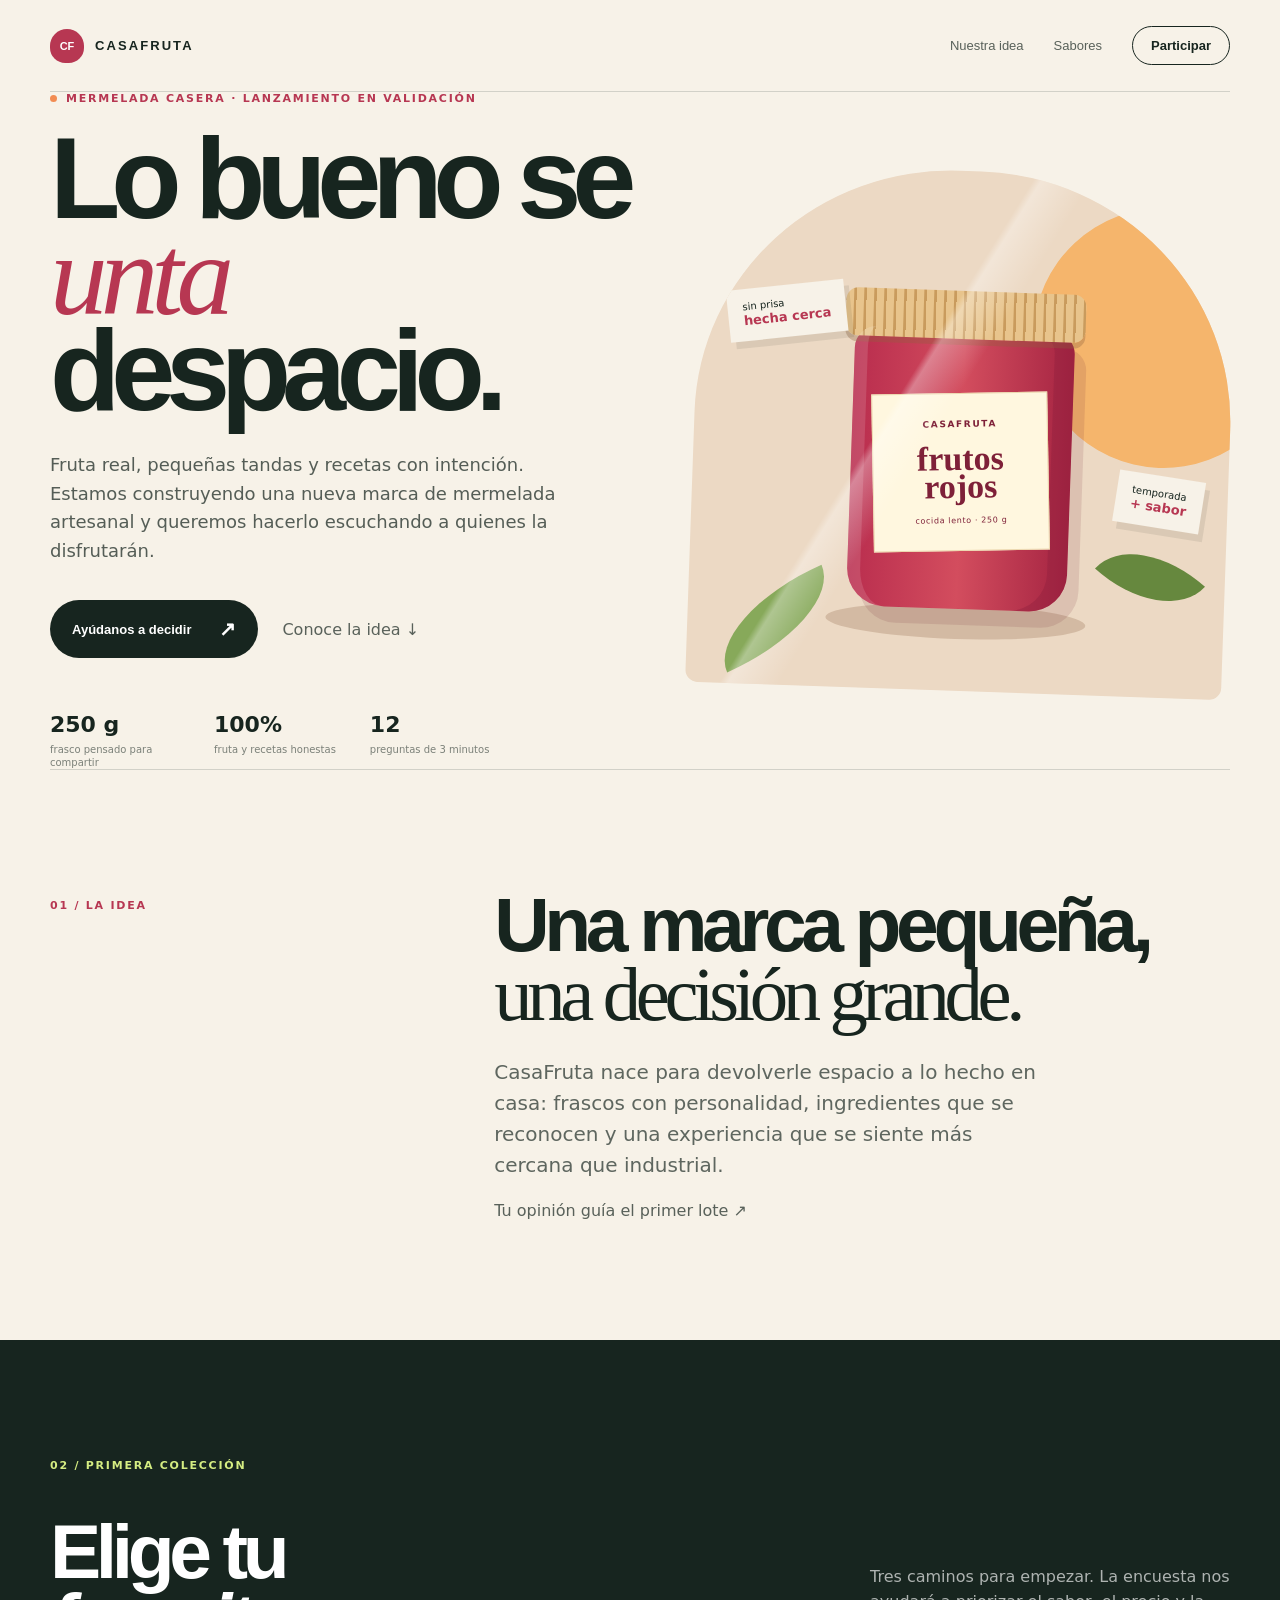
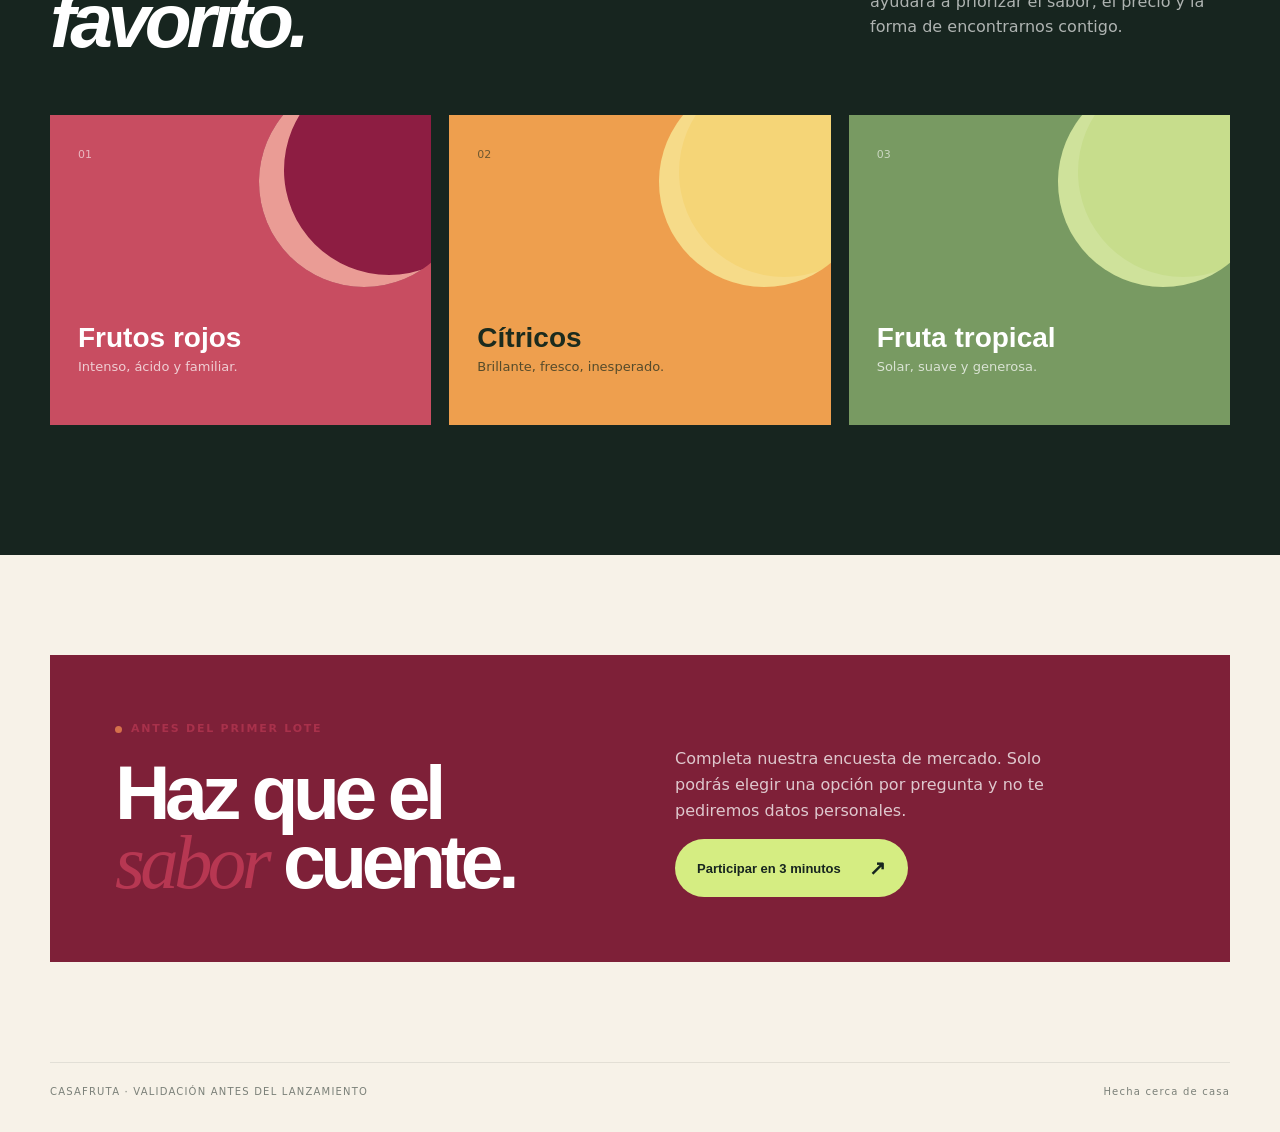
<file: index.html>
<!doctype html>
<html lang="es">
<head>
  <meta charset="utf-8">
  <meta name="viewport" content="width=device-width, initial-scale=1">
  <title>CasaFruta — Hecha cerca de casa</title>
  <meta name="description" content="CasaFruta: mermelada artesanal en pequeñas cantidades, con fruta real y sabor de temporada.">
  <link rel="stylesheet" href="styles.css">
</head>
<body class="landing">
  <header class="nav wrap">
    <a class="brand" href="/"><span class="brand-mark">CF</span><span>CASAFRUTA</span></a>
    <nav><a href="#historia">Nuestra idea</a><a href="#sabores">Sabores</a><a class="nav-cta" href="encuesta.html">Participar</a></nav>
  </header>

  <main>
    <section class="hero wrap">
      <div class="hero-copy">
        <p class="eyebrow"><span></span> Mermelada casera · lanzamiento en validación</p>
        <h1>Lo bueno se<br><em>unta</em> despacio.</h1>
        <p class="hero-lead">Fruta real, pequeñas tandas y recetas con intención. Estamos construyendo una nueva marca de mermelada artesanal y queremos hacerlo escuchando a quienes la disfrutarán.</p>
        <div class="hero-actions"><a class="button button-dark" href="encuesta.html">Ayúdanos a decidir <span>↗</span></a><a class="text-link" href="#historia">Conoce la idea ↓</a></div>
        <div class="proof-row"><div><strong>250 g</strong><span>frasco pensado para compartir</span></div><div><strong>100%</strong><span>fruta y recetas honestas</span></div><div><strong>12</strong><span>preguntas de 3 minutos</span></div></div>
      </div>
      <div class="jar-scene" aria-label="Ilustración de un frasco de mermelada artesanal">
        <div class="sun"></div><div class="leaf leaf-a"></div><div class="leaf leaf-b"></div>
        <div class="jar-shadow"></div><div class="jar"><div class="jar-lid"></div><div class="jar-label"><small>CASAFRUTA</small><b>frutos<br>rojos</b><span>cocida lento · 250 g</span></div><div class="jar-glass"></div></div>
        <div class="floating-note note-one">sin prisa<br><b>hecha cerca</b></div><div class="floating-note note-two">temporada<br><b>+ sabor</b></div>
      </div>
    </section>

    <section id="historia" class="story wrap"><div class="section-kicker">01 / LA IDEA</div><div><h2>Una marca pequeña,<br><span>una decisión grande.</span></h2><p>CasaFruta nace para devolverle espacio a lo hecho en casa: frascos con personalidad, ingredientes que se reconocen y una experiencia que se siente más cercana que industrial.</p><a class="text-link" href="encuesta.html">Tu opinión guía el primer lote ↗</a></div></section>

    <section id="sabores" class="flavor-section"><div class="wrap"><div class="section-kicker">02 / PRIMERA COLECCIÓN</div><div class="flavor-head"><h2>Elige tu<br><i>favorito.</i></h2><p>Tres caminos para empezar. La encuesta nos ayudará a priorizar el sabor, el precio y la forma de encontrarnos contigo.</p></div><div class="flavor-grid"><article class="flavor-card berry"><span>01</span><h3>Frutos rojos</h3><p>Intenso, ácido y familiar.</p><div class="flavor-orb"></div></article><article class="flavor-card citrus"><span>02</span><h3>Cítricos</h3><p>Brillante, fresco, inesperado.</p><div class="flavor-orb"></div></article><article class="flavor-card tropical"><span>03</span><h3>Fruta tropical</h3><p>Solar, suave y generosa.</p><div class="flavor-orb"></div></article></div></div></section>

    <section class="closing wrap"><div class="closing-card"><div><p class="eyebrow"><span></span> Antes del primer lote</p><h2>Haz que el<br><em>sabor</em> cuente.</h2></div><div><p>Completa nuestra encuesta de mercado. Solo podrás elegir una opción por pregunta y no te pediremos datos personales.</p><a class="button button-light" href="encuesta.html">Participar en 3 minutos <span>↗</span></a></div></div></section>
  </main>
  <footer class="footer wrap"><span>CASAFRUTA · VALIDACIÓN ANTES DEL LANZAMIENTO</span><span>Hecha cerca de casa</span></footer>
</body>
</html>
</file>
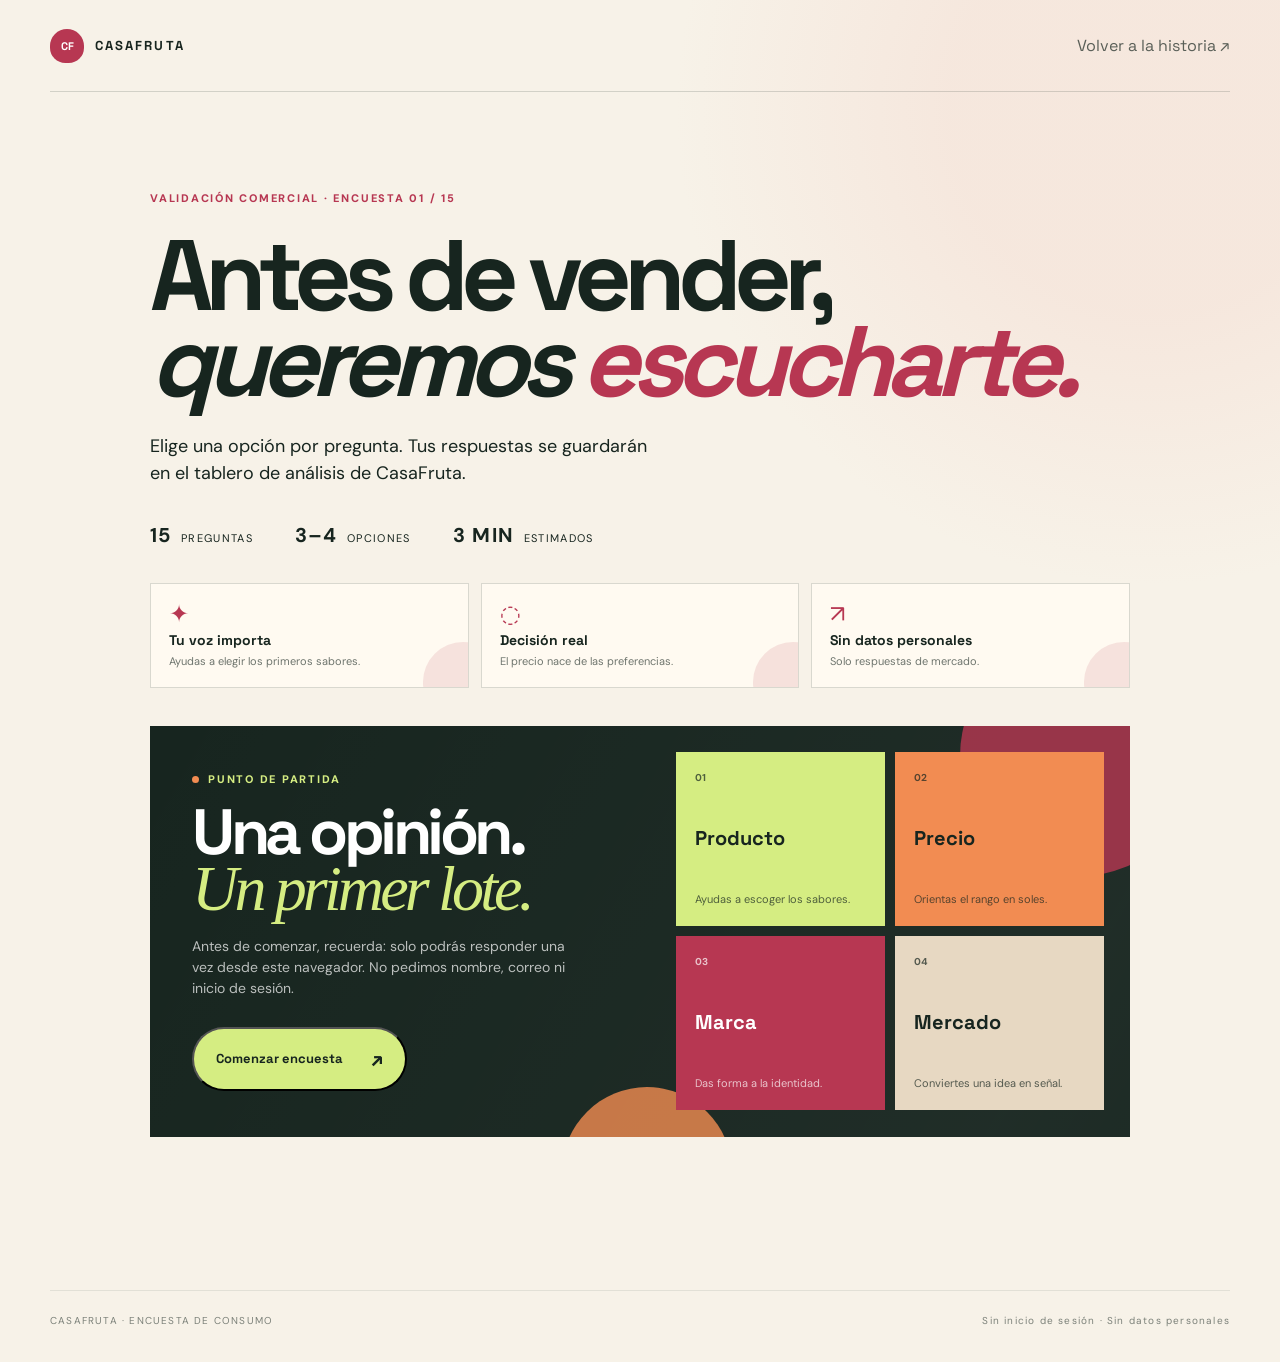
<file: encuesta.html>
<!doctype html>
<html lang="es">
<head><meta charset="utf-8"><meta name="viewport" content="width=device-width, initial-scale=1"><title>Encuesta CasaFruta</title><link rel="preconnect" href="https://fonts.googleapis.com"><link rel="preconnect" href="https://fonts.gstatic.com" crossorigin><link href="https://fonts.googleapis.com/css2?family=DM+Sans:wght@400;500;700&family=Fraunces:opsz,wght@9..144,400;9..144,600&family=Space+Grotesk:wght@400;600;700&display=swap" rel="stylesheet"><link rel="stylesheet" href="styles.css"></head>
<body class="survey-page"><header class="nav wrap"><a class="brand" href="index.html"><span class="brand-mark">CF</span><span>CASAFRUTA</span></a><a class="text-link" href="index.html">Volver a la historia ↗</a></header>
<main class="survey-wrap wrap"><div class="section-kicker">VALIDACIÓN COMERCIAL · ENCUESTA 01 / 15</div><h1>Antes de vender,<br><em><span class="ink-a">queremos</span> <span class="ink-b">escucharte.</span></em></h1><p class="survey-intro">Elige una opción por pregunta. Tus respuestas se guardarán en el tablero de análisis de CasaFruta.</p><div class="survey-meta"><span><b>15</b> preguntas</span><span><b>3–4</b> opciones</span><span><b>3 min</b> estimados</span></div><div class="benefit-strip"><div class="benefit"><i>✦</i><strong>Tu voz importa</strong><small>Ayudas a elegir los primeros sabores.</small></div><div class="benefit"><i>◌</i><strong>Decisión real</strong><small>El precio nace de las preferencias.</small></div><div class="benefit"><i>↗</i><strong>Sin datos personales</strong><small>Solo respuestas de mercado.</small></div></div><section id="start-panel" class="start-panel"><div class="start-copy"><p class="eyebrow"><span></span> Punto de partida</p><h2>Una opinión.<br><em>Un primer lote.</em></h2><p>Antes de comenzar, recuerda: solo podrás responder una vez desde este navegador. No pedimos nombre, correo ni inicio de sesión.</p><button id="start-survey" class="button button-dark" type="button">Comenzar encuesta <span>↗</span></button></div><div class="quadrant-grid" aria-label="Beneficios de participar"><div class="quad quad-a"><b>01</b><strong>Producto</strong><small>Ayudas a escoger los sabores.</small></div><div class="quad quad-b"><b>02</b><strong>Precio</strong><small>Orientas el rango en soles.</small></div><div class="quad quad-c"><b>03</b><strong>Marca</strong><small>Das forma a la identidad.</small></div><div class="quad quad-d"><b>04</b><strong>Mercado</strong><small>Conviertes una idea en señal.</small></div></div></section><section id="already-completed" class="already-completed" hidden><p class="eyebrow"><span></span> Participación registrada</p><h2>Ya escuchamos<br><em>tu respuesta.</em></h2><p>Este navegador ya completó la encuesta. Para mantener una muestra limpia, no puedes volver a enviarla desde el mismo dispositivo.</p></section><div class="progress-line" hidden><span id="progress"></span></div><form id="survey-form" hidden></form><section id="survey-result" class="survey-result" hidden><p class="eyebrow"><span></span> Respuesta registrada</p><h2>Gracias por ayudarnos<br><em>a cocinar la idea.</em></h2><p id="result-copy"></p><a class="button button-dark" href="index.html">Volver al sitio <span>↗</span></a></section></main><footer class="footer wrap"><span>CASAFRUTA · ENCUESTA DE CONSUMO</span><span>Sin inicio de sesión · Sin datos personales</span></footer><script src="survey.js"></script></body></html>
</file>
<file: styles.css>
:root{--ink:#17251f;--cream:#f7f2e8;--paper:#fffaf1;--berry:#b73752;--berry-dark:#7e2038;--orange:#f28c52;--lime:#d5ed82;--line:rgba(23,37,31,.16);--serif:Georgia,'Times New Roman',serif;--sans:'DM Sans',ui-sans-serif,system-ui,sans-serif;--display:'Space Grotesk',ui-sans-serif,sans-serif}*{box-sizing:border-box}html{scroll-behavior:smooth}body{margin:0;background:var(--cream);color:var(--ink);font-family:var(--sans)}h1,h2,h3,.brand,.button,.nav{font-family:var(--display)}a{color:inherit;text-decoration:none}.wrap{width:min(1180px,calc(100% - 64px));margin:auto}.nav{height:92px;display:flex;align-items:center;justify-content:space-between;border-bottom:1px solid var(--line)}.brand{display:flex;align-items:center;gap:11px;font-size:13px;letter-spacing:.16em;font-weight:800}.brand-mark{width:34px;height:34px;border-radius:50% 50% 45% 45%;display:grid;place-items:center;background:var(--berry);color:#fff;font-size:11px;letter-spacing:0}.nav nav{display:flex;gap:30px;align-items:center;font-size:13px}.nav nav a:not(.nav-cta),.text-link{opacity:.7}.nav-cta{padding:11px 18px;border:1px solid var(--ink);border-radius:99px;font-weight:700}.hero{display:grid;grid-template-columns:1.06fr .94fr;min-height:660px;align-items:center;gap:40px}.eyebrow,.section-kicker{font-size:11px;letter-spacing:.16em;font-weight:800;text-transform:uppercase}.eyebrow{display:flex;gap:9px;align-items:center;color:var(--berry)}.eyebrow span{width:7px;height:7px;border-radius:50%;background:var(--orange)}h1,h2,h3,p{margin-top:0}.hero h1{font-size:clamp(68px,9vw,126px);line-height:.83;letter-spacing:-.08em;margin:26px 0 32px;font-weight:800}.hero h1 em,h2 em{font-family:var(--serif);font-weight:400;color:var(--berry);letter-spacing:-.06em}.hero-lead{max-width:530px;font-size:18px;line-height:1.6;opacity:.72}.hero-actions{display:flex;align-items:center;gap:24px;margin:34px 0 54px}.button{display:inline-flex;align-items:center;gap:28px;padding:17px 22px;border-radius:999px;font-size:13px;font-weight:800;transition:transform .2s ease,box-shadow .2s ease}.button:hover{transform:translateY(-3px);box-shadow:0 10px 25px #17251f22}.button span{font-size:20px}.button-dark{background:var(--ink);color:#fff}.button-light{background:var(--lime);color:var(--ink)}.proof-row{display:flex;gap:34px}.proof-row div{display:flex;flex-direction:column;gap:6px;max-width:130px}.proof-row strong{font-size:22px}.proof-row span{font-size:10px;line-height:1.3;opacity:.55}.jar-scene{position:relative;height:520px;overflow:hidden;background:#ecd9c4;border-radius:48% 48% 12px 12px;transform:rotate(2deg)}.jar-scene:after{content:"";position:absolute;inset:0;background:linear-gradient(120deg,transparent 40%,#fff5 41%,transparent 47%);pointer-events:none}.sun{position:absolute;width:260px;height:260px;border-radius:50%;background:#f5b56c;right:-60px;top:30px}.jar-shadow{position:absolute;width:260px;height:35px;border-radius:50%;background:#8d664944;bottom:52px;left:50%;transform:translateX(-50%)}.jar{position:absolute;width:220px;height:280px;left:50%;bottom:82px;transform:translateX(-50%);background:linear-gradient(90deg,#b92d4e,#d34d5e 50%,#a52442);border-radius:22px 22px 38px 38px;box-shadow:inset -20px 0 #8e203d66,12px 16px 0 #6e263922}.jar-lid{position:absolute;top:-38px;left:-10px;width:240px;height:48px;border-radius:12px;background:repeating-linear-gradient(90deg,#e8c48c 0 7px,#c99b5d 8px 10px);box-shadow:0 6px 0 #8c603d55}.jar-label{position:absolute;background:#fff7df;left:22px;right:22px;top:64px;height:158px;padding:18px 15px;display:flex;flex-direction:column;align-items:center;justify-content:center;transform:rotate(-3deg);color:var(--berry-dark);border:1px solid #ecd8af}.jar-label small{font-size:9px;letter-spacing:.18em;font-weight:800}.jar-label b{font-family:var(--serif);font-size:34px;line-height:.8;text-align:center;margin:16px 0}.jar-label span{font-size:8px;letter-spacing:.08em}.jar-glass{position:absolute;inset:0;border-radius:inherit;border-left:13px solid #fff2}.leaf{position:absolute;width:130px;height:60px;border-radius:100% 0 100% 0;background:#87a95a;transform:rotate(-26deg);bottom:36px;left:22px}.leaf-b{width:94px;background:#66883e;left:auto;right:28px;bottom:90px;transform:rotate(40deg)}.floating-note{position:absolute;background:#f7f2e8;padding:12px 15px;font-size:10px;line-height:1.2;box-shadow:5px 7px 0 #17251f16;z-index:2}.floating-note b{color:var(--berry);font-size:13px}.note-one{top:120px;left:30px;transform:rotate(-8deg)}.note-two{right:25px;bottom:170px;transform:rotate(7deg)}.story{display:grid;grid-template-columns:.65fr 1.35fr;padding:120px 0;gap:90px;border-top:1px solid var(--line)}.section-kicker{color:var(--berry);padding-top:9px}.story h2,.flavor-head h2,.closing h2{font-size:clamp(48px,6vw,84px);line-height:.9;letter-spacing:-.07em;margin:0 0 28px}.story h2 span{font-family:var(--serif);font-weight:400}.story p{max-width:550px;font-size:20px;line-height:1.55;opacity:.68}.flavor-section{background:var(--ink);color:#fff;padding:110px 0 130px}.flavor-section .section-kicker{color:var(--lime)}.flavor-head{display:flex;justify-content:space-between;align-items:end;gap:40px;margin:45px 0 60px}.flavor-head h2{color:#fff;margin:0}.flavor-head p{max-width:360px;line-height:1.55;opacity:.65}.flavor-grid{display:grid;grid-template-columns:repeat(3,1fr);gap:18px}.flavor-card{min-height:310px;padding:28px;position:relative;overflow:hidden}.flavor-card span{font-size:11px;opacity:.6}.flavor-card h3{font-size:28px;position:relative;z-index:1;margin-top:160px;margin-bottom:5px}.flavor-card p{font-size:13px;opacity:.72;position:relative;z-index:1}.berry{background:#c84d61}.citrus{background:#ee9f4e;color:#1b2b1e}.tropical{background:#789a62}.flavor-orb{position:absolute;width:210px;height:210px;border-radius:50%;right:-38px;top:-38px;background:#fff3;box-shadow:inset 20px -10px #fff2}.berry .flavor-orb{background:#8d1d42;box-shadow:inset 25px -12px #ea9c95}.citrus .flavor-orb{background:#f5d577}.tropical .flavor-orb{background:#c7dd8c}.closing{padding:100px 0}.closing-card{background:var(--berry-dark);color:#fff;padding:65px;display:grid;grid-template-columns:1fr 1fr;gap:70px;align-items:end}.closing h2{font-size:clamp(52px,6vw,80px);margin:20px 0 0}.closing p{line-height:1.6;max-width:390px;opacity:.75}.footer{border-top:1px solid var(--line);padding:23px 0 35px;display:flex;justify-content:space-between;font-size:10px;letter-spacing:.12em;opacity:.55}.survey-wrap{padding:90px 0 120px;max-width:980px}.survey-wrap h1{font-size:clamp(56px,8vw,100px);line-height:.86;letter-spacing:-.08em;margin:28px 0}.survey-intro{font-size:18px;max-width:510px;opacity:.68;line-height:1.5}.survey-meta{display:flex;gap:42px;margin:35px 0;font-size:11px;letter-spacing:.12em;text-transform:uppercase;opacity:.6}.survey-meta b{font-size:20px;color:var(--ink);margin-right:5px}.progress-line{height:5px;background:#e8dece;margin:35px 0 38px}.progress-line span{display:block;height:100%;width:0;background:var(--berry);transition:width .3s}.question{display:none;border:1px solid var(--line);padding:38px;background:var(--paper);animation:rise .35s ease}.question.active{display:block}.question-num{color:var(--berry);font-size:12px;font-weight:800;letter-spacing:.16em}.question h2{font-size:clamp(27px,4vw,48px);line-height:1;letter-spacing:-.05em;max-width:720px;margin:22px 0 32px}.options{display:grid;grid-template-columns:repeat(2,1fr);gap:12px}.option{border:1px solid var(--line);padding:19px;cursor:pointer;transition:.2s;background:#fff}.option:hover,.option:has(input:checked){background:var(--lime);border-color:var(--ink);transform:translateY(-2px)}.option input{position:absolute;opacity:0}.option b{display:block;font-size:15px;margin-bottom:5px}.option small{opacity:.6;line-height:1.4}.next{margin-top:28px;border:0;cursor:pointer}.survey-result{background:var(--paper);padding:60px;border:1px solid var(--line)}.survey-result h2{font-size:clamp(48px,6vw,80px);line-height:.9;letter-spacing:-.07em;margin:20px 0}.survey-result p:not(.eyebrow){max-width:540px;line-height:1.6;opacity:.7}@keyframes rise{from{opacity:0;transform:translateY(9px)}to{opacity:1;transform:none}}@media(max-width:760px){.wrap{width:min(100% - 36px,600px)}.nav{height:76px}.nav nav a:not(.nav-cta){display:none}.hero{display:block;padding:62px 0 80px}.hero h1{font-size:72px}.hero-lead{font-size:16px}.proof-row{gap:14px}.proof-row strong{font-size:18px}.jar-scene{height:390px;margin-top:45px}.jar{transform:translateX(-50%) scale(.8);transform-origin:bottom}.story{display:block;padding:80px 0}.story .section-kicker{margin-bottom:35px}.flavor-head{display:block}.flavor-head p{margin-top:30px}.flavor-grid{grid-template-columns:1fr}.flavor-card{min-height:250px}.flavor-card h3{margin-top:115px}.closing{padding:70px 0}.closing-card{display:block;padding:38px 26px}.closing-card>div+div{margin-top:35px}.footer{font-size:8px}.survey-wrap{padding:58px 0 90px}.survey-wrap h1{font-size:60px}.survey-meta{gap:15px}.survey-meta span{font-size:8px}.survey-meta b{font-size:16px}.question{padding:25px 18px}.options{grid-template-columns:1fr}.survey-result{padding:35px 22px}}

/* Encuesta: capas de movimiento y beneficios */
.survey-page{background:radial-gradient(circle at 90% 8%,#f3d2c855 0 12%,transparent 28%),var(--cream)}
.survey-page .nav{animation:navDrop .7s cubic-bezier(.2,.8,.2,1) both}
.survey-wrap>*{animation:reveal .7s cubic-bezier(.2,.8,.2,1) both}.survey-wrap h1{animation-delay:.08s}.survey-intro{animation-delay:.14s}.survey-meta{animation-delay:.2s}.benefit-strip{animation-delay:.26s}.progress-line{animation-delay:.32s}
.benefit-strip{display:grid;grid-template-columns:repeat(3,1fr);gap:12px;margin:28px 0 34px}.benefit{position:relative;overflow:hidden;display:flex;flex-direction:column;gap:5px;padding:18px;background:#fffaf1;border:1px solid var(--line);transition:transform .25s,background .25s;animation:floatCard 5s ease-in-out infinite}.benefit:nth-child(2){animation-delay:-1.5s}.benefit:nth-child(3){animation-delay:-3s}.benefit:hover{transform:translateY(-6px) rotate(-1deg);background:var(--lime)}.benefit:after{content:"";position:absolute;width:80px;height:80px;border-radius:50%;right:-35px;bottom:-35px;background:#b7375220}.benefit i{font-style:normal;color:var(--berry);font-size:24px;line-height:1}.benefit strong{font-family:var(--display);font-size:14px}.benefit small{font-size:11px;line-height:1.35;opacity:.62}.question.active{animation:questionIn .55s cubic-bezier(.2,.8,.2,1) both}.option{position:relative;overflow:hidden}.option:before{content:"";position:absolute;inset:0;background:linear-gradient(105deg,transparent 30%,#ffffff99 50%,transparent 70%);transform:translateX(-120%);transition:transform .6s}.option:hover:before{transform:translateX(120%)}.next{animation:pulseSoft 3s ease-in-out infinite}.survey-result{animation:resultPop .7s cubic-bezier(.2,.8,.2,1) both}
@keyframes reveal{from{opacity:0;transform:translateY(18px)}to{opacity:1;transform:none}}@keyframes navDrop{from{opacity:0;transform:translateY(-15px)}to{opacity:1;transform:none}}@keyframes questionIn{from{opacity:0;transform:translateX(18px) scale(.985)}to{opacity:1;transform:none}}@keyframes floatCard{0%,100%{transform:translateY(0)}50%{transform:translateY(-4px)}}@keyframes pulseSoft{0%,100%{box-shadow:0 0 0 0 #17251f00}50%{box-shadow:0 8px 0 -4px #d5ed8266}}@keyframes resultPop{from{opacity:0;transform:scale(.97) translateY(16px)}to{opacity:1;transform:none}}
@media(max-width:760px){.benefit-strip{grid-template-columns:1fr}.benefit{animation:none}.survey-wrap>*{animation-duration:.45s}}

/* Inicio de encuesta, tipografía bicolor y entrada cinematográfica */
[hidden]{display:none!important}.ink-a{color:var(--ink)}.ink-b{color:var(--berry)}
.survey-wrap h1 em .ink-a,.survey-wrap h1 em .ink-b{display:inline-block;animation:wordIn .8s cubic-bezier(.2,.8,.2,1) both}.survey-wrap h1 em .ink-b{animation-delay:.12s}
.start-panel{position:relative;display:grid;grid-template-columns:1.05fr .95fr;gap:28px;align-items:stretch;margin:38px 0 34px;padding:26px;background:#17251f;color:#fff;overflow:hidden;isolation:isolate;animation:panelIn .75s cubic-bezier(.2,.8,.2,1) .28s both}.start-panel:before{content:"";position:absolute;width:240px;height:240px;border-radius:50%;right:-70px;top:-90px;background:var(--berry);opacity:.8;z-index:-1}.start-panel:after{content:"";position:absolute;width:170px;height:170px;border-radius:50%;left:42%;bottom:-120px;background:var(--orange);opacity:.8;z-index:-1}.start-copy{padding:20px 16px}.start-copy .eyebrow{color:var(--lime)}.start-copy h2{font-size:clamp(42px,5vw,70px);line-height:.88;letter-spacing:-.07em;margin:18px 0}.start-copy h2 em{color:var(--lime);font-family:var(--serif);font-weight:400}.start-copy>p:not(.eyebrow){max-width:390px;line-height:1.5;opacity:.7;font-size:14px}.start-copy .button{margin-top:14px;background:var(--lime);color:var(--ink)}.quadrant-grid{display:grid;grid-template-columns:repeat(2,1fr);gap:10px;min-height:270px}.quad{padding:19px;display:flex;flex-direction:column;justify-content:space-between;min-height:130px;animation:quadIn .6s cubic-bezier(.2,.8,.2,1) both}.quad:nth-child(2){animation-delay:.1s}.quad:nth-child(3){animation-delay:.2s}.quad:nth-child(4){animation-delay:.3s}.quad b{font-size:10px;opacity:.7}.quad strong{font-family:var(--display);font-size:20px}.quad small{font-size:11px;line-height:1.35;opacity:.7}.quad-a{background:var(--lime);color:var(--ink)}.quad-b{background:var(--orange);color:var(--ink)}.quad-c{background:var(--berry);color:#fff}.quad-d{background:#e7d8c2;color:var(--ink)}.already-completed{margin:38px 0 34px;padding:58px 40px;background:var(--paper);border:1px solid var(--line);animation:resultPop .7s cubic-bezier(.2,.8,.2,1) both}.already-completed h2{font-size:clamp(48px,6vw,80px);line-height:.9;letter-spacing:-.07em;margin:20px 0}.already-completed h2 em{color:var(--berry);font-family:var(--serif);font-weight:400}.already-completed p:not(.eyebrow){max-width:540px;line-height:1.6;opacity:.68}
@keyframes panelIn{from{opacity:0;transform:translateY(24px) scale(.98);clip-path:inset(12% 0 0 0)}to{opacity:1;transform:none;clip-path:inset(0)}}@keyframes quadIn{from{opacity:0;transform:translateY(12px) rotate(2deg)}to{opacity:1;transform:none}}@keyframes wordIn{from{opacity:0;transform:translateY(18px);filter:blur(5px)}to{opacity:1;transform:none;filter:none}}
@media(max-width:760px){.start-panel{grid-template-columns:1fr;padding:18px}.quadrant-grid{min-height:0}.quad{min-height:112px;padding:14px}.start-copy{padding:12px 8px}.already-completed{padding:34px 22px}}

/* Capa adicional de motion para la versión de 15 preguntas */
.start-panel{background-image:linear-gradient(120deg,transparent 0%,rgba(255,255,255,.04) 45%,transparent 70%);background-size:220% 100%;animation:panelIn .75s cubic-bezier(.2,.8,.2,1) .28s both, panelShimmer 9s ease-in-out 1s infinite}.quadrant-grid{perspective:700px}.quad{transform-style:preserve-3d;transition:transform .35s cubic-bezier(.2,.8,.2,1),box-shadow .35s}.quad:hover{transform:translateY(-8px) rotateX(3deg) rotateY(-3deg);box-shadow:0 14px 24px rgba(0,0,0,.15)}.progress-line{position:relative;overflow:visible}.progress-line:after{content:"";position:absolute;top:-3px;left:0;width:36px;height:11px;border-radius:99px;background:var(--lime);filter:blur(5px);opacity:.8;animation:progressGlow 2.4s ease-in-out infinite}.question.active{box-shadow:0 18px 42px rgba(23,37,31,.08)}.question.active .option{animation:optionRise .45s cubic-bezier(.2,.8,.2,1) both}.question.active .option:nth-child(2){animation-delay:.06s}.question.active .option:nth-child(3){animation-delay:.12s}.question.active .option:nth-child(4){animation-delay:.18s}.option:has(input:checked){animation:optionPick .42s cubic-bezier(.2,.8,.2,1)!important;box-shadow:0 0 0 4px rgba(213,237,130,.35)}.option:has(input:checked):after{content:"✓";position:absolute;right:15px;top:12px;width:23px;height:23px;border-radius:50%;display:grid;place-items:center;background:var(--ink);color:#fff;font-size:12px;font-weight:800;animation:checkIn .3s ease both}.next{position:relative;overflow:hidden}.next:after{content:"";position:absolute;inset:-40% auto -40% -25%;width:18%;transform:rotate(18deg);background:#fff8;animation:buttonSweep 4s ease-in-out infinite}.survey-result,.already-completed{position:relative;overflow:hidden}.survey-result:before,.already-completed:before{content:"✦  ✦  ✦";position:absolute;right:28px;top:24px;color:var(--orange);letter-spacing:15px;animation:floatStars 5s ease-in-out infinite}
@keyframes panelShimmer{0%,55%,100%{background-position:220% 0}70%{background-position:-40% 0}}@keyframes progressGlow{0%,100%{transform:translateX(0);opacity:.35}50%{transform:translateX(120px);opacity:1}}@keyframes optionRise{from{opacity:0;transform:translateY(10px) scale(.985)}to{opacity:1;transform:none}}@keyframes optionPick{0%{transform:scale(1)}45%{transform:scale(1.025)}100%{transform:scale(1)}}@keyframes checkIn{from{opacity:0;transform:scale(.4)}to{opacity:1;transform:scale(1)}}@keyframes buttonSweep{0%,40%{left:-25%}65%,100%{left:125%}}@keyframes floatStars{0%,100%{transform:translateY(0) rotate(0);opacity:.55}50%{transform:translateY(-7px) rotate(5deg);opacity:1}}
@media(prefers-reduced-motion:reduce){*,*:before,*:after{animation-duration:.01ms!important;animation-iteration-count:1!important;scroll-behavior:auto!important;transition-duration:.01ms!important}}
</file>
